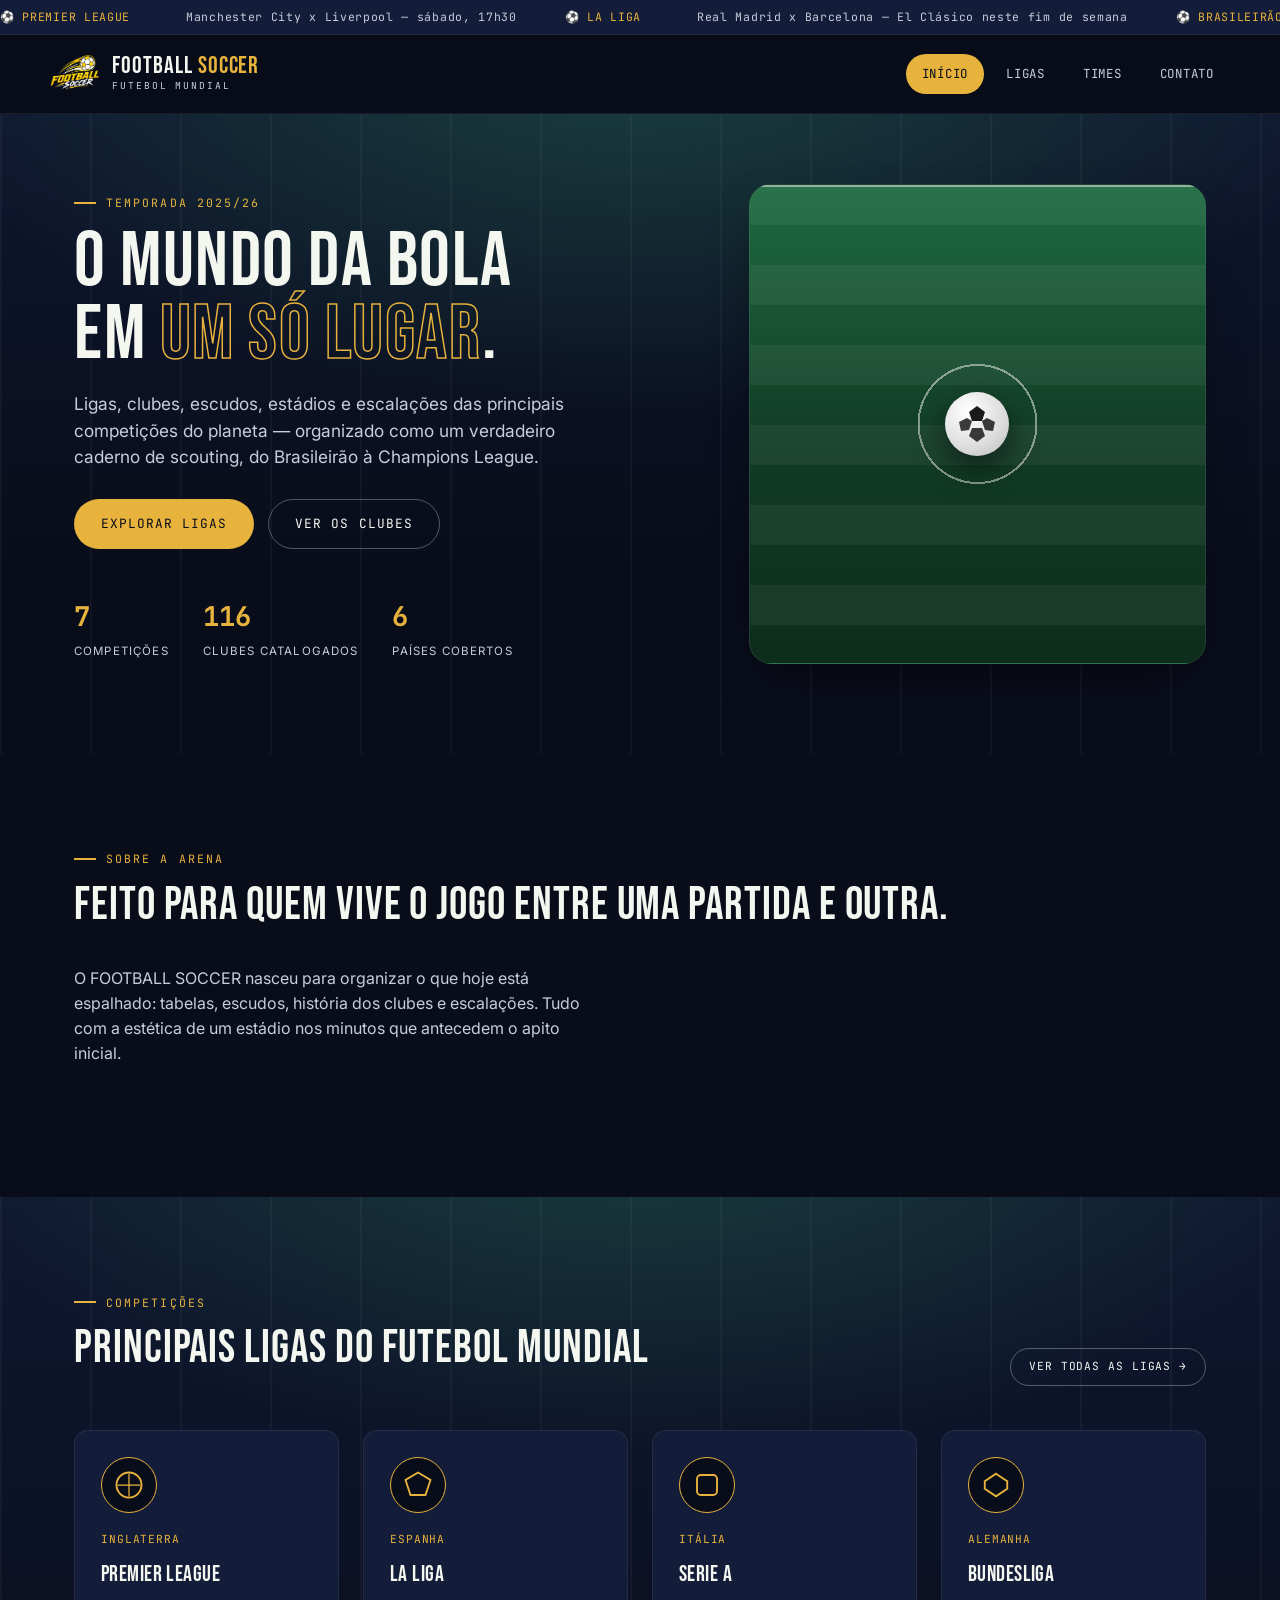
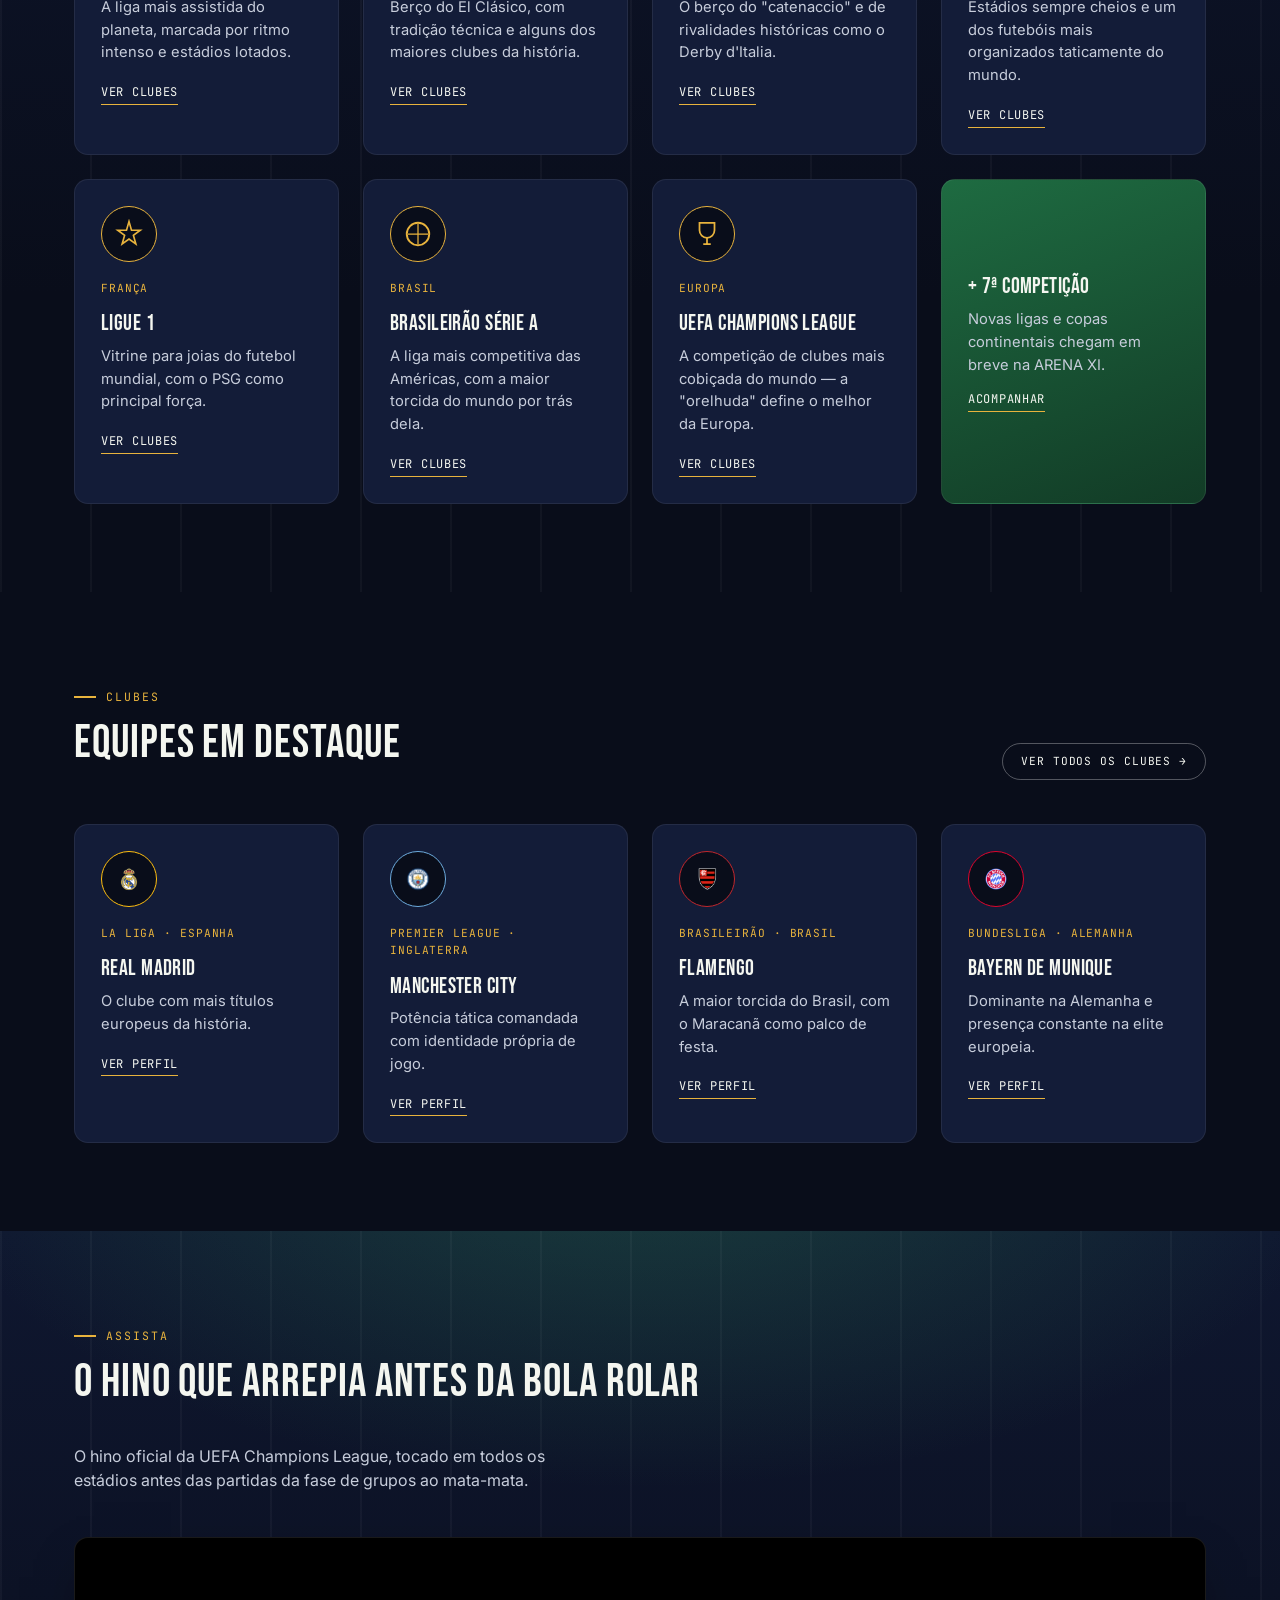
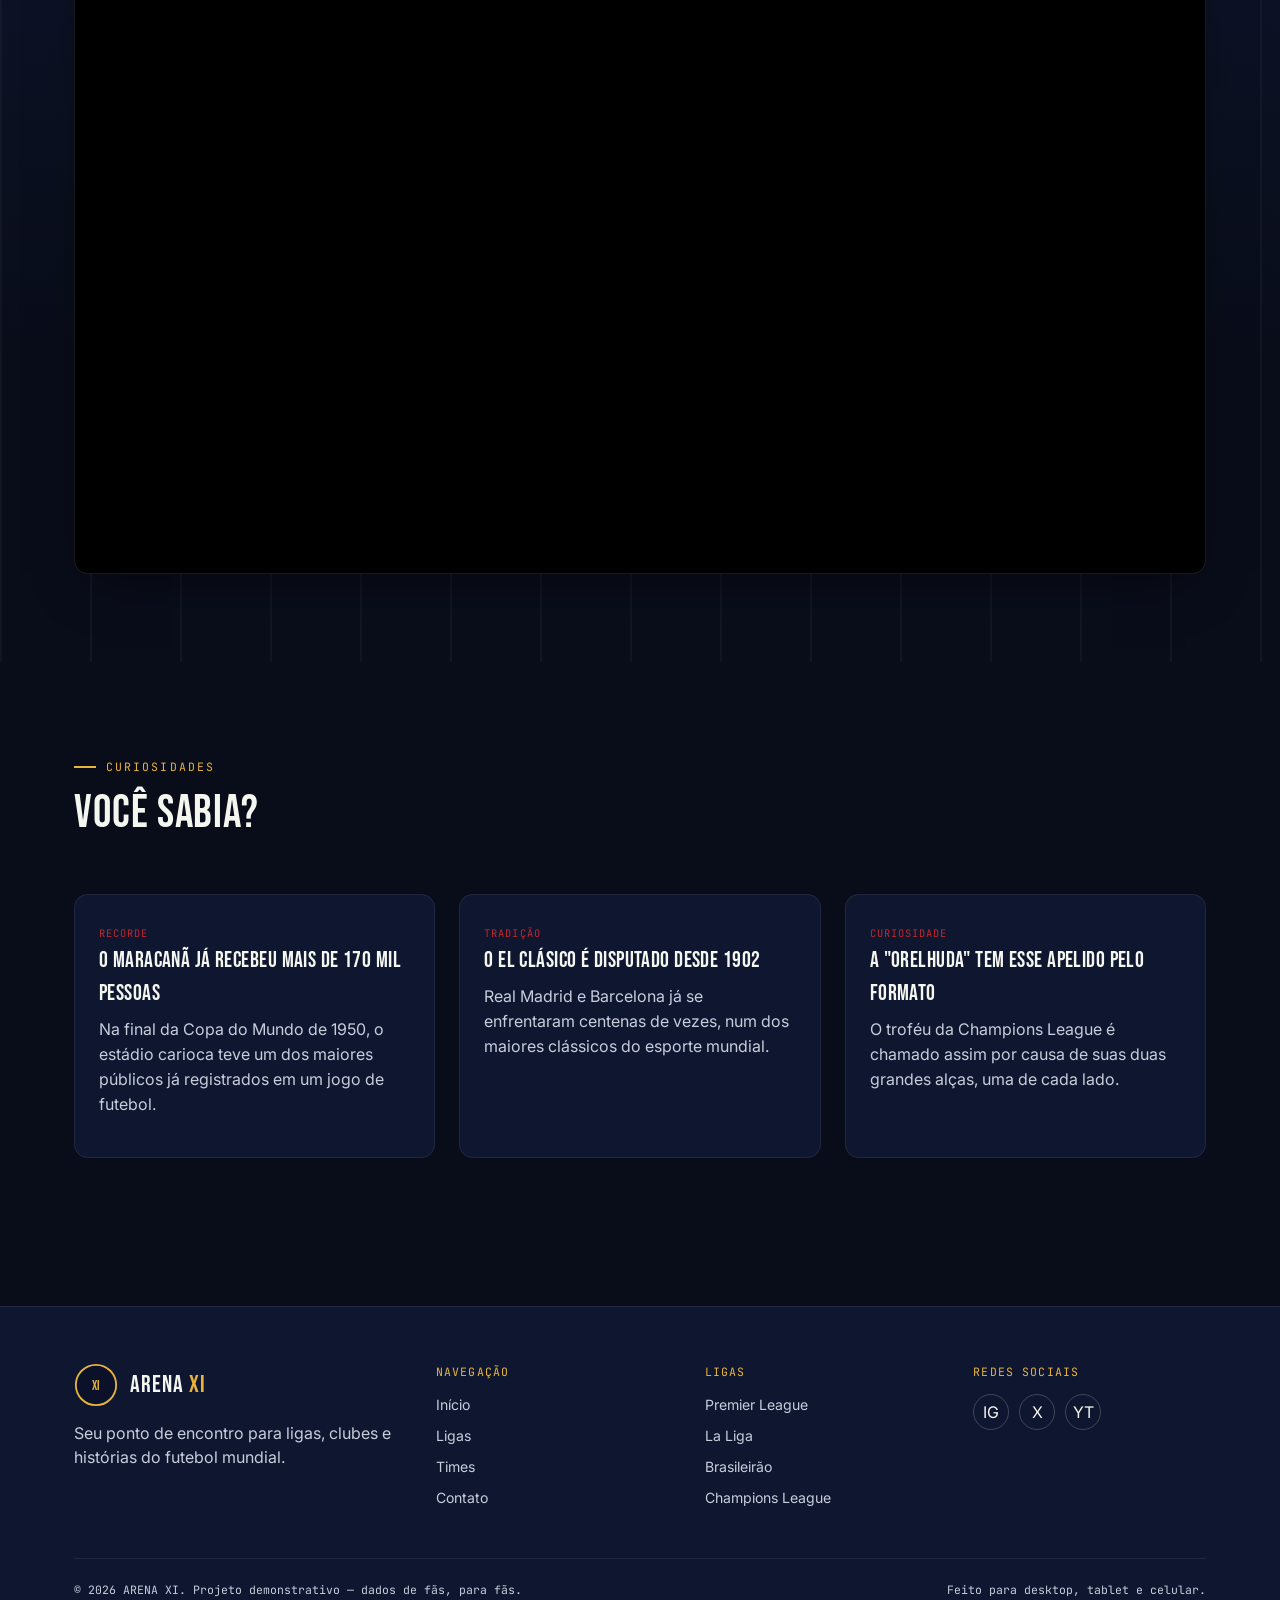
<file: index.html>
<!DOCTYPE html>
<html lang="pt-BR">
<head>
  <link rel="icon" type="image/png" href="img/logos-do-sites.png">
<meta charset="UTF-8">
<meta name="viewport" content="width=device-width, initial-scale=1.0">
<title>FOOTBALL SOCCER — O mapa do futebol mundial</title>
<meta name="description" content="ARENA XI reúne as principais ligas, clubes e histórias do futebol mundial em um só lugar.">
<link rel="preconnect" href="https://fonts.googleapis.com">
<link href="https://fonts.googleapis.com/css2?family=Bebas+Neue&family=Inter:wght@400;500;600;700;800&family=JetBrains+Mono:wght@400;500;700&display=swap" rel="stylesheet">
<link rel="stylesheet" href="css/style.css">
</head>
<body>

<div class="ticker" aria-hidden="true">
  <div class="ticker__track">
    <span>⚽ PREMIER LEAGUE</span>Manchester City x Liverpool — sábado, 17h30
    <span>⚽ LA LIGA</span>Real Madrid x Barcelona — El Clásico neste fim de semana
    <span>⚽ BRASILEIRÃO</span>Flamengo x Palmeiras — decisão na Série A
    <span>⚽ CHAMPIONS LEAGUE</span>Fase de grupos define os classificados
    <span>⚽ SERIE A</span>Juventus x Inter de Milão — Derby d'Italia
    <span>⚽ BUNDESLIGA</span>Bayern de Munique segue líder isolado
    <!-- duplicado para loop contínuo -->
    <span>⚽ PREMIER LEAGUE</span>Manchester City x Liverpool — sábado, 17h30
    <span>⚽ LA LIGA</span>Real Madrid x Barcelona — El Clásico neste fim de semana
    <span>⚽ BRASILEIRÃO</span>Flamengo x Palmeiras — decisão na Série A
    <span>⚽ CHAMPIONS LEAGUE</span>Fase de grupos define os classificados
    <span>⚽ SERIE A</span>Juventus x Inter de Milão — Derby d'Italia
    <span>⚽ BUNDESLIGA</span>Bayern de Munique segue líder isolado
  </div>
</div>

<header class="site">
  <div class="container nav">
    <a href="index.html" class="brand">
      <img src="img/logos-do-sites.png" alt="Logo do site" id="Logo-do-site">
      <span>
        <span class="brand__name">FOOTBALL <em>SOCCER</em></span>
        <span class="brand__tag">Futebol mundial</span>
      </span>
    </a>
    <nav>
      <button class="nav__toggle" aria-label="Abrir menu" aria-expanded="false">☰</button>
      <div class="nav__links">
        <a href="index.html">Início</a>
        <a href="ligas.html">Ligas</a>
        <a href="times.html">Times</a>
        <a href="contato.html">Contato</a>
      </div>
    </nav>
  </div>
</header>

<main>

  <!-- HERO -->
  <section class="hero pitch-bg">
    <div class="container hero__grid">
      <div class="reveal in">
        <span class="eyebrow">Temporada 2025/26</span>
        <h1>O mundo da bola<br>em <span class="stroke">um só lugar</span>.</h1>
        <p class="hero__lede">Ligas, clubes, escudos, estádios e escalações das principais competições do planeta — organizado como um verdadeiro caderno de scouting, do Brasileirão à Champions League.</p>
        <div class="hero__cta">
          <a href="ligas.html" class="btn btn--gold">Explorar ligas</a>
          <a href="times.html" class="btn btn--ghost">Ver os clubes</a>
        </div>
        <div class="hero__stats">
          <div><b>7</b><span>Competições</span></div>
          <div><b>116</b><span>Clubes catalogados</span></div>
          <div><b>6</b><span>Países cobertos</span></div>
        </div>
      </div>
      <div class="pitch-graphic reveal in">
        <div class="ball">
          <svg viewBox="0 0 64 64" width="64" height="64">
            <polygon points="32,14 40,20 37,29 27,29 24,20" fill="#1a1a1a"/>
            <polygon points="14,30 22,26 27,29 24,38 16,39" fill="#1a1a1a" opacity=".85"/>
            <polygon points="50,30 42,26 37,29 40,38 48,39" fill="#1a1a1a" opacity=".85"/>
            <polygon points="32,50 24,44 27,36 37,36 40,44" fill="#1a1a1a" opacity=".85"/>
          </svg>
        </div>
      </div>
    </div>
  </section>

  <!-- APRESENTAÇÃO -->
  <section>
    <div class="container">
      <div class="section-head reveal">
        <div>
          <span class="eyebrow">Sobre a Arena</span>
          <h2>Feito para quem vive o jogo entre uma partida e outra.</h2>
        </div>
        <p>O FOOTBALL SOCCER nasceu para organizar o que hoje está espalhado: tabelas, escudos, história dos clubes e escalações. Tudo com a estética de um estádio nos minutos que antecedem o apito inicial.</p>
      </div>
    </div>
  </section>

  <!-- LIGAS EM DESTAQUE -->
  <section class="pitch-bg">
    <div class="container">
      <div class="section-head reveal">
        <div>
          <span class="eyebrow">Competições</span>
          <h2>Principais ligas do futebol mundial</h2>
        </div>
        <a href="ligas.html" class="btn btn--ghost btn--sm">Ver todas as ligas →</a>
      </div>

      <div class="grid grid--4">

        <a class="card reveal" href="ligas.html#premier-league">
          <div class="card__badge">
            <svg width="30" height="30" viewBox="0 0 24 24"><circle cx="12" cy="12" r="10" fill="none" stroke="#E8B33D" stroke-width="1.5"/><path d="M12 3v18M3 12h18" stroke="#E8B33D" stroke-width="1"/></svg>
          </div>
          <span class="meta">Inglaterra</span>
          <h3>Premier League</h3>
          <p>A liga mais assistida do planeta, marcada por ritmo intenso e estádios lotados.</p>
          <span class="card__link">Ver clubes</span>
        </a>

        <a class="card reveal" href="ligas.html#laliga">
          <div class="card__badge">
            <svg width="30" height="30" viewBox="0 0 24 24"><path d="M12 2 L22 8 L18 20 L6 20 L2 8 Z" fill="none" stroke="#E8B33D" stroke-width="1.5"/></svg>
          </div>
          <span class="meta">Espanha</span>
          <h3>La Liga</h3>
          <p>Berço do El Clásico, com tradição técnica e alguns dos maiores clubes da história.</p>
          <span class="card__link">Ver clubes</span>
        </a>

        <a class="card reveal" href="ligas.html#seriea">
          <div class="card__badge">
            <svg width="30" height="30" viewBox="0 0 24 24"><rect x="4" y="4" width="16" height="16" rx="3" fill="none" stroke="#E8B33D" stroke-width="1.5"/></svg>
          </div>
          <span class="meta">Itália</span>
          <h3>Serie A</h3>
          <p>O berço do "catenaccio" e de rivalidades históricas como o Derby d'Italia.</p>
          <span class="card__link">Ver clubes</span>
        </a>

        <a class="card reveal" href="ligas.html#bundesliga">
          <div class="card__badge">
            <svg width="30" height="30" viewBox="0 0 24 24"><polygon points="12,3 21,9 21,15 12,21 3,15 3,9" fill="none" stroke="#E8B33D" stroke-width="1.5"/></svg>
          </div>
          <span class="meta">Alemanha</span>
          <h3>Bundesliga</h3>
          <p>Estádios sempre cheios e um dos futebóis mais organizados taticamente do mundo.</p>
          <span class="card__link">Ver clubes</span>
        </a>

        <a class="card reveal" href="ligas.html#ligue1">
          <div class="card__badge">
            <svg width="30" height="30" viewBox="0 0 24 24"><path d="M12 2 L14 9 L21 9 L15.5 13 L17.5 20 L12 16 L6.5 20 L8.5 13 L3 9 L10 9 Z" fill="none" stroke="#E8B33D" stroke-width="1.3"/></svg>
          </div>
          <span class="meta">França</span>
          <h3>Ligue 1</h3>
          <p>Vitrine para joias do futebol mundial, com o PSG como principal força.</p>
          <span class="card__link">Ver clubes</span>
        </a>

        <a class="card reveal" href="ligas.html#brasileirao">
          <div class="card__badge">
            <svg width="30" height="30" viewBox="0 0 24 24"><circle cx="12" cy="12" r="9" fill="none" stroke="#E8B33D" stroke-width="1.5"/><path d="M4 12h16M12 4v16" stroke="#E8B33D" stroke-width="1"/></svg>
          </div>
          <span class="meta">Brasil</span>
          <h3>Brasileirão Série A</h3>
          <p>A liga mais competitiva das Américas, com a maior torcida do mundo por trás dela.</p>
          <span class="card__link">Ver clubes</span>
        </a>

        <a class="card reveal" href="ligas.html#champions">
          <div class="card__badge">
            <svg width="30" height="30" viewBox="0 0 24 24"><path d="M6 3h12v6a6 6 0 0 1-12 0V3Z" fill="none" stroke="#E8B33D" stroke-width="1.4"/><path d="M9 20h6M12 15v5" stroke="#E8B33D" stroke-width="1.4"/></svg>
          </div>
          <span class="meta">Europa</span>
          <h3>UEFA Champions League</h3>
          <p>A competição de clubes mais cobiçada do mundo — a "orelhuda" define o melhor da Europa.</p>
          <span class="card__link">Ver clubes</span>
        </a>

        <div class="card reveal" style="display:flex;flex-direction:column;justify-content:center;align-items:flex-start;background:linear-gradient(160deg,var(--pitch-2),var(--pitch));">
          <h3>+ 7ª competição</h3>
          <p>Novas ligas e copas continentais chegam em breve na ARENA XI.</p>
          <a href="ligas.html" class="card__link">Acompanhar</a>
        </div>

      </div>
    </div>
  </section>

  <!-- TIMES EM DESTAQUE -->
  <section>
    <div class="container">
      <div class="section-head reveal">
        <div>
          <span class="eyebrow">Clubes</span>
          <h2>Equipes em destaque</h2>
        </div>
        <a href="times.html" class="btn btn--ghost btn--sm">Ver todos os clubes →</a>
      </div>

      <div class="grid grid--4">
        <a class="card reveal" href="times.html#real-madrid">
          <div class="card__badge" style="border-color:#FEBE10;"><img src="assets/crests/real-madrid.png" alt="Escudo Real Madrid" data-crest-fallback data-crest-color="#FEBE10"></div>
          <span class="meta">La Liga · Espanha</span>
          <h3>Real Madrid</h3>
          <p>O clube com mais títulos europeus da história.</p>
          <span class="card__link">Ver perfil</span>
        </a>
        <a class="card reveal" href="times.html#man-city">
          <div class="card__badge" style="border-color:#6CABDD;"><img src="assets/crests/man-city.png" alt="Escudo Manchester City" data-crest-fallback data-crest-color="#6CABDD"></div>
          <span class="meta">Premier League · Inglaterra</span>
          <h3>Manchester City</h3>
          <p>Potência tática comandada com identidade própria de jogo.</p>
          <span class="card__link">Ver perfil</span>
        </a>
        <a class="card reveal" href="times.html#flamengo">
          <div class="card__badge" style="border-color:#C1272D;"><img src="assets/crests/flamengo.png" alt="Escudo Flamengo" data-crest-fallback data-crest-color="#C1272D"></div>
          <span class="meta">Brasileirão · Brasil</span>
          <h3>Flamengo</h3>
          <p>A maior torcida do Brasil, com o Maracanã como palco de festa.</p>
          <span class="card__link">Ver perfil</span>
        </a>
        <a class="card reveal" href="times.html#bayern">
          <div class="card__badge" style="border-color:#DC052D;"><img src="assets/crests/bayern.png" alt="Escudo Bayern de Munique" data-crest-fallback data-crest-color="#DC052D"></div>
          <span class="meta">Bundesliga · Alemanha</span>
          <h3>Bayern de Munique</h3>
          <p>Dominante na Alemanha e presença constante na elite europeia.</p>
          <span class="card__link">Ver perfil</span>
        </a>
      </div>
    </div>
  </section>

  <!-- VÍDEO -->
  <section class="pitch-bg">
    <div class="container">
      <div class="section-head reveal">
        <div>
          <span class="eyebrow">Assista</span>
          <h2>O hino que arrepia antes da bola rolar</h2>
        </div>
        <p>O hino oficial da UEFA Champions League, tocado em todos os estádios antes das partidas da fase de grupos ao mata-mata.</p>
      </div>
      <div class="video-wrap reveal">
        <iframe src="https://www.youtube.com/embed/ig8rUCd3gPQ" title="Hino oficial da UEFA Champions League" loading="lazy" allow="accelerometer; autoplay; clipboard-write; encrypted-media; gyroscope; picture-in-picture" allowfullscreen></iframe>
      </div>
    </div>
  </section>

  <!-- NOTÍCIAS / CURIOSIDADES -->
  <section>
    <div class="container">
      <div class="section-head reveal">
        <div>
          <span class="eyebrow">Curiosidades</span>
          <h2>Você sabia?</h2>
        </div>
      </div>
      <div class="grid grid--3">
        <div class="news-card reveal">
          <span class="tag">Recorde</span>
          <h3>O Maracanã já recebeu mais de 170 mil pessoas</h3>
          <p>Na final da Copa do Mundo de 1950, o estádio carioca teve um dos maiores públicos já registrados em um jogo de futebol.</p>
        </div>
        <div class="news-card reveal">
          <span class="tag">Tradição</span>
          <h3>O El Clásico é disputado desde 1902</h3>
          <p>Real Madrid e Barcelona já se enfrentaram centenas de vezes, num dos maiores clássicos do esporte mundial.</p>
        </div>
        <div class="news-card reveal">
          <span class="tag">Curiosidade</span>
          <h3>A "orelhuda" tem esse apelido pelo formato</h3>
          <p>O troféu da Champions League é chamado assim por causa de suas duas grandes alças, uma de cada lado.</p>
        </div>
      </div>
    </div>
  </section>

</main>

<footer class="site">
  <div class="container">
    <div class="footer__grid">
      <div>
        <div class="brand" style="margin-bottom:14px;">
          <svg class="brand__mark" viewBox="0 0 48 48" fill="none">
            <circle cx="24" cy="24" r="22" fill="#0A1128" stroke="#E8B33D" stroke-width="2"/>
            <text x="24" y="29" text-anchor="middle" font-family="Bebas Neue, sans-serif" font-size="14" fill="#E8B33D">XI</text>
          </svg>
          <span class="brand__name">ARENA <em>XI</em></span>
        </div>
        <p>Seu ponto de encontro para ligas, clubes e histórias do futebol mundial.</p>
      </div>
      <div>
        <h4>Navegação</h4>
        <ul>
          <li><a href="index.html">Início</a></li>
          <li><a href="ligas.html">Ligas</a></li>
          <li><a href="times.html">Times</a></li>
          <li><a href="contato.html">Contato</a></li>
        </ul>
      </div>
      <div>
        <h4>Ligas</h4>
        <ul>
          <li><a href="ligas.html#premier-league">Premier League</a></li>
          <li><a href="ligas.html#laliga">La Liga</a></li>
          <li><a href="ligas.html#brasileirao">Brasileirão</a></li>
          <li><a href="ligas.html#champions">Champions League</a></li>
        </ul>
      </div>
      <div>
        <h4>Redes sociais</h4>
        <div class="social">
          <a href="contato.html" aria-label="Instagram">IG</a>
          <a href="contato.html" aria-label="X / Twitter">X</a>
          <a href="contato.html" aria-label="YouTube">YT</a>
        </div>
      </div>
    </div>
    <div class="footer__bottom">
      <span>© 2026 ARENA XI. Projeto demonstrativo — dados de fãs, para fãs.</span>
      <span>Feito para desktop, tablet e celular.</span>
    </div>
  </div>
</footer>

<script src="js/crest-fallback.js"></script>
<script src="js/main.js"></script>
</body>
</html>
</file>
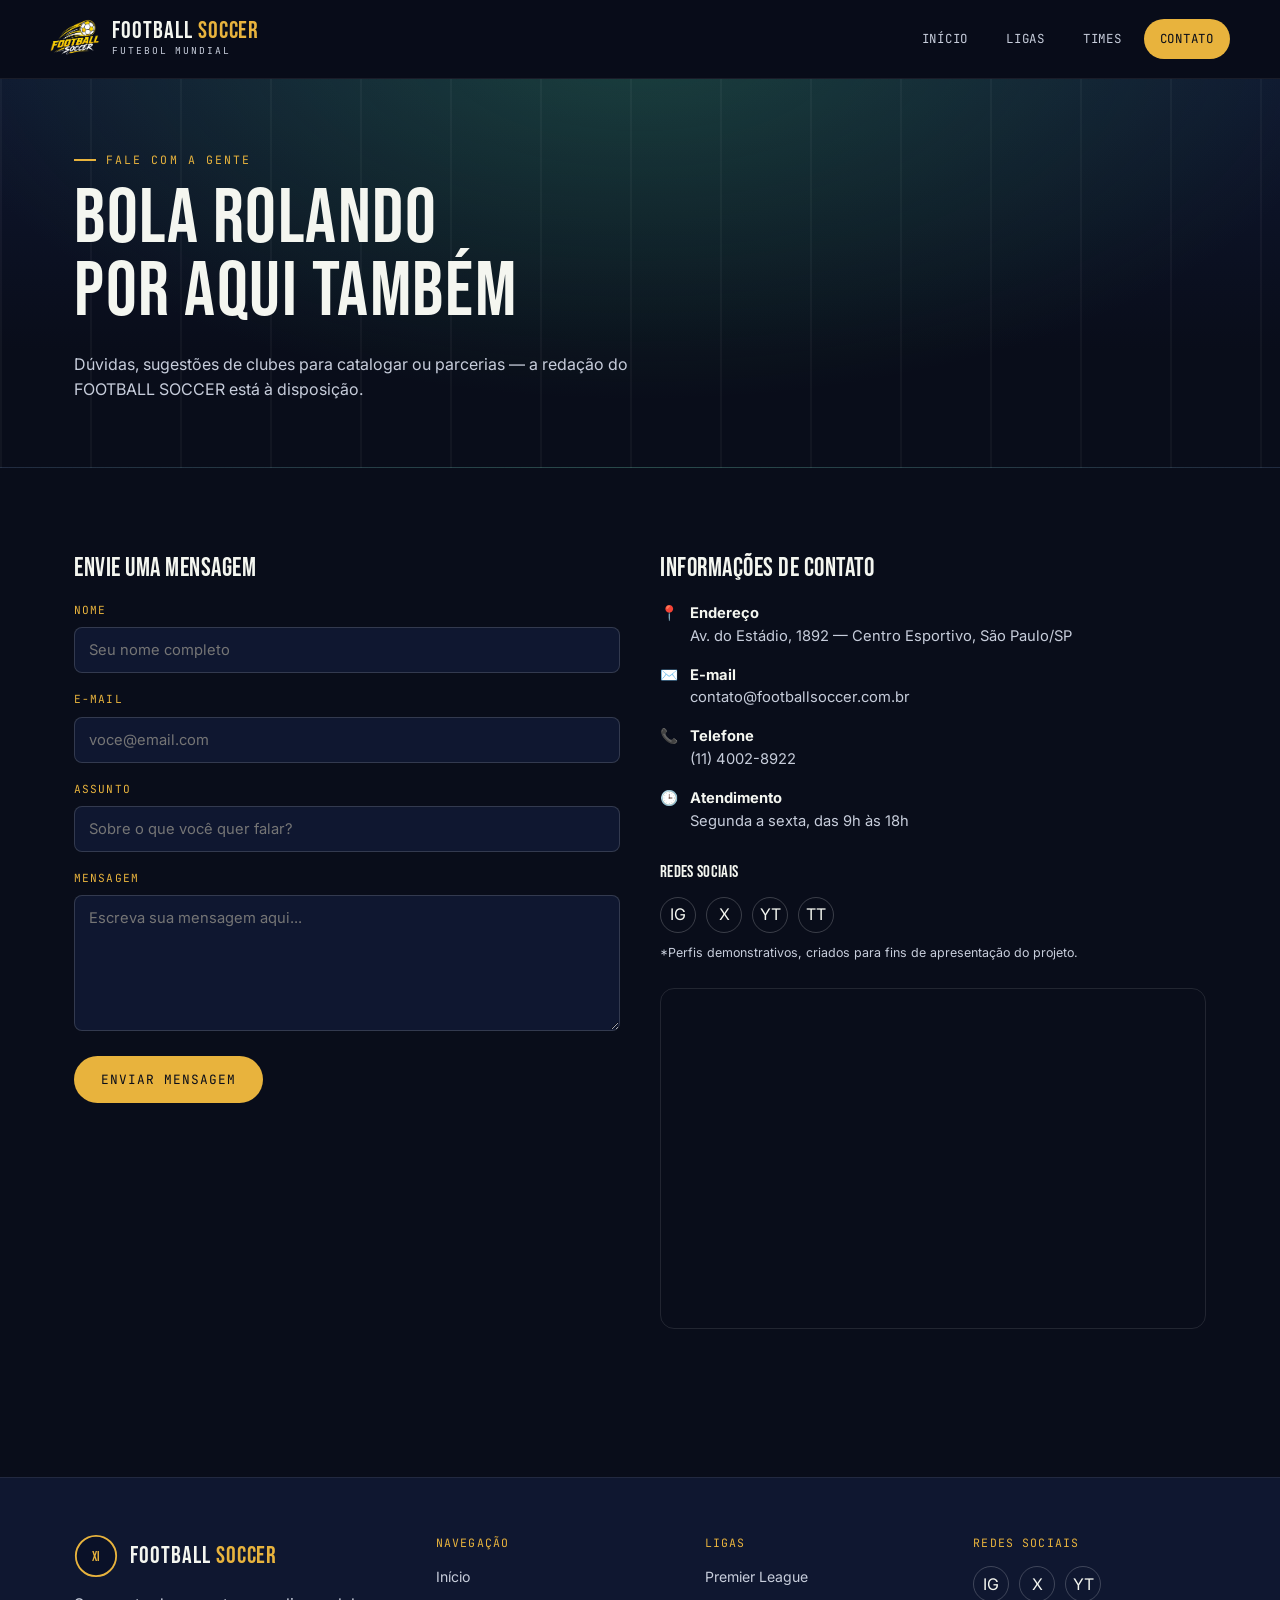
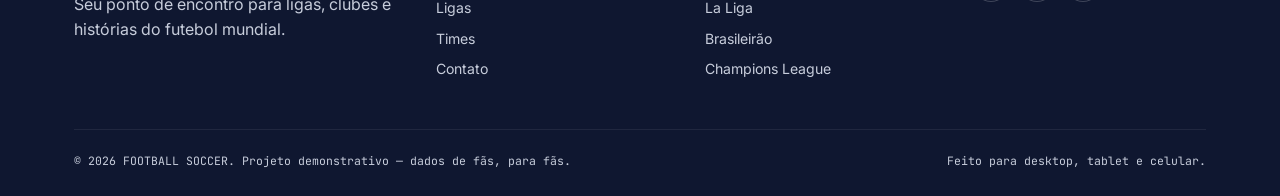
<file: contato.html>
<!DOCTYPE html>
<html lang="pt-BR">
<head>
    <link rel="icon" type="image/png" href="img/logos-do-sites.png">
<meta charset="UTF-8">
<meta name="viewport" content="width=device-width, initial-scale=1.0">
<title>Contato — FOOTBALL SOCCER</title>
<meta name="description" content="Fale com a equipe do football soccer: envie sua mensagem, veja nossa localização e siga nossas redes sociais.">
<link rel="preconnect" href="https://fonts.googleapis.com">
<link href="https://fonts.googleapis.com/css2?family=Bebas+Neue&family=Inter:wght@400;500;600;700;800&family=JetBrains+Mono:wght@400;500;700&display=swap" rel="stylesheet">
<link rel="stylesheet" href="css/style.css">
</head>
<body>

<header class="site">
  <div class="container nav">
    <a href="index.html" class="brand">
      <img src="img/logos-do-sites.png" alt="Logo do site" id="Logo-do-site">
      <span>
        <span class="brand__name">FOOTBALL <em>SOCCER</em></span>
        <span class="brand__tag">Futebol mundial</span>
      </span>
    </a>
    <nav>
      <button class="nav__toggle" aria-label="Abrir menu" aria-expanded="false">☰</button>
      <div class="nav__links">
        <a href="index.html">Início</a>
        <a href="ligas.html">Ligas</a>
        <a href="times.html">Times</a>
        <a href="contato.html">Contato</a>
      </div>
    </nav>
  </div>
</header>

<main>
  <section class="page-hero pitch-bg">
    <div class="container">
      <span class="eyebrow">Fale com a gente</span>
      <h1>Bola rolando<br>por aqui também</h1>
      <p>Dúvidas, sugestões de clubes para catalogar ou parcerias — a redação do FOOTBALL SOCCER está à disposição.</p>
    </div>
  </section>

  <section>
    <div class="container contact-grid">

      <div class="reveal">
        <h2 style="font-size:1.6rem;margin-bottom:20px;">Envie uma mensagem</h2>
        <form id="contact-form" novalidate>
          <div class="form-field">
            <label for="nome">Nome</label>
            <input type="text" id="nome" name="nome" placeholder="Seu nome completo" required>
          </div>
          <div class="form-field">
            <label for="email">E-mail</label>
            <input type="email" id="email" name="email" placeholder="voce@email.com" required>
          </div>
          <div class="form-field">
            <label for="assunto">Assunto</label>
            <input type="text" id="assunto" name="assunto" placeholder="Sobre o que você quer falar?" required>
          </div>
          <div class="form-field">
            <label for="mensagem">Mensagem</label>
            <textarea id="mensagem" name="mensagem" rows="6" placeholder="Escreva sua mensagem aqui..." required></textarea>
          </div>
          <button type="submit" class="btn btn--gold">Enviar mensagem</button>
          <p class="form-msg" id="form-msg"></p>
        </form>
      </div>

      <div class="reveal">
        <h2 style="font-size:1.6rem;margin-bottom:20px;">Informações de contato</h2>
        <ul class="contact-info">
          <li>📍 <span><b>Endereço</b>Av. do Estádio, 1892 — Centro Esportivo, São Paulo/SP</span></li>
          <li>✉️ <span><b>E-mail</b>contato@footballsoccer.com.br</span></li>
          <li>📞 <span><b>Telefone</b>(11) 4002-8922</span></li>
          <li>🕒 <span><b>Atendimento</b>Segunda a sexta, das 9h às 18h</span></li>
        </ul>

        <h3 style="font-size:1.05rem;margin-top:26px;">Redes sociais</h3>
        <div class="social" style="margin-top:12px;">
          <a href="https://instagram.com" target="_blank" rel="noopener" aria-label="Instagram">IG</a>
          <a href="https://x.com" target="_blank" rel="noopener" aria-label="X / Twitter">X</a>
          <a href="https://youtube.com" target="_blank" rel="noopener" aria-label="YouTube">YT</a>
          <a href="https://tiktok.com" target="_blank" rel="noopener" aria-label="TikTok">TT</a>
        </div>
        <p style="font-size:.78rem;margin-top:10px;color:var(--chalk-dim);">*Perfis demonstrativos, criados para fins de apresentação do projeto.</p>

        <div class="map-frame">
          <iframe
            src="https://www.google.com/maps?q=Avenida%20Paulista,%20S%C3%A3o%20Paulo&output=embed"
            title="Mapa de localização do FOOTBALL SOCCER"
            loading="lazy"
            referrerpolicy="no-referrer-when-downgrade">
          </iframe>
        </div>
      </div>

    </div>
  </section>
</main>

<footer class="site">
  <div class="container">
    <div class="footer__grid">
      <div>
        <div class="brand" style="margin-bottom:14px;">
          <svg class="brand__mark" viewBox="0 0 48 48" fill="none">
            <circle cx="24" cy="24" r="22" fill="#0A1128" stroke="#E8B33D" stroke-width="2"/>
            <text x="24" y="29" text-anchor="middle" font-family="Bebas Neue, sans-serif" font-size="14" fill="#E8B33D">XI</text>
          </svg>
          <span class="brand__name">FOOTBALL <em>SOCCER  </em></span>
        </div>
        <p>Seu ponto de encontro para ligas, clubes e histórias do futebol mundial.</p>
      </div>
      <div>
        <h4>Navegação</h4>
        <ul>
          <li><a href="index.html">Início</a></li>
          <li><a href="ligas.html">Ligas</a></li>
          <li><a href="times.html">Times</a></li>
          <li><a href="contato.html">Contato</a></li>
        </ul>
      </div>
      <div>
        <h4>Ligas</h4>
        <ul>
          <li><a href="ligas.html#premier-league">Premier League</a></li>
          <li><a href="ligas.html#laliga">La Liga</a></li>
          <li><a href="ligas.html#brasileirao">Brasileirão</a></li>
          <li><a href="ligas.html#champions">Champions League</a></li>
        </ul>
      </div>
      <div>
        <h4>Redes sociais</h4>
        <div class="social">
          <a href="contato.html" aria-label="Instagram">IG</a>
          <a href="contato.html" aria-label="X / Twitter">X</a>
          <a href="contato.html" aria-label="YouTube">YT</a>
        </div>
      </div>
    </div>
    <div class="footer__bottom">
      <span>© 2026 FOOTBALL SOCCER. Projeto demonstrativo — dados de fãs, para fãs.</span>
      <span>Feito para desktop, tablet e celular.</span>
    </div>
  </div>
</footer>

<script src="js/main.js"></script>
</body>
</html>
</file>
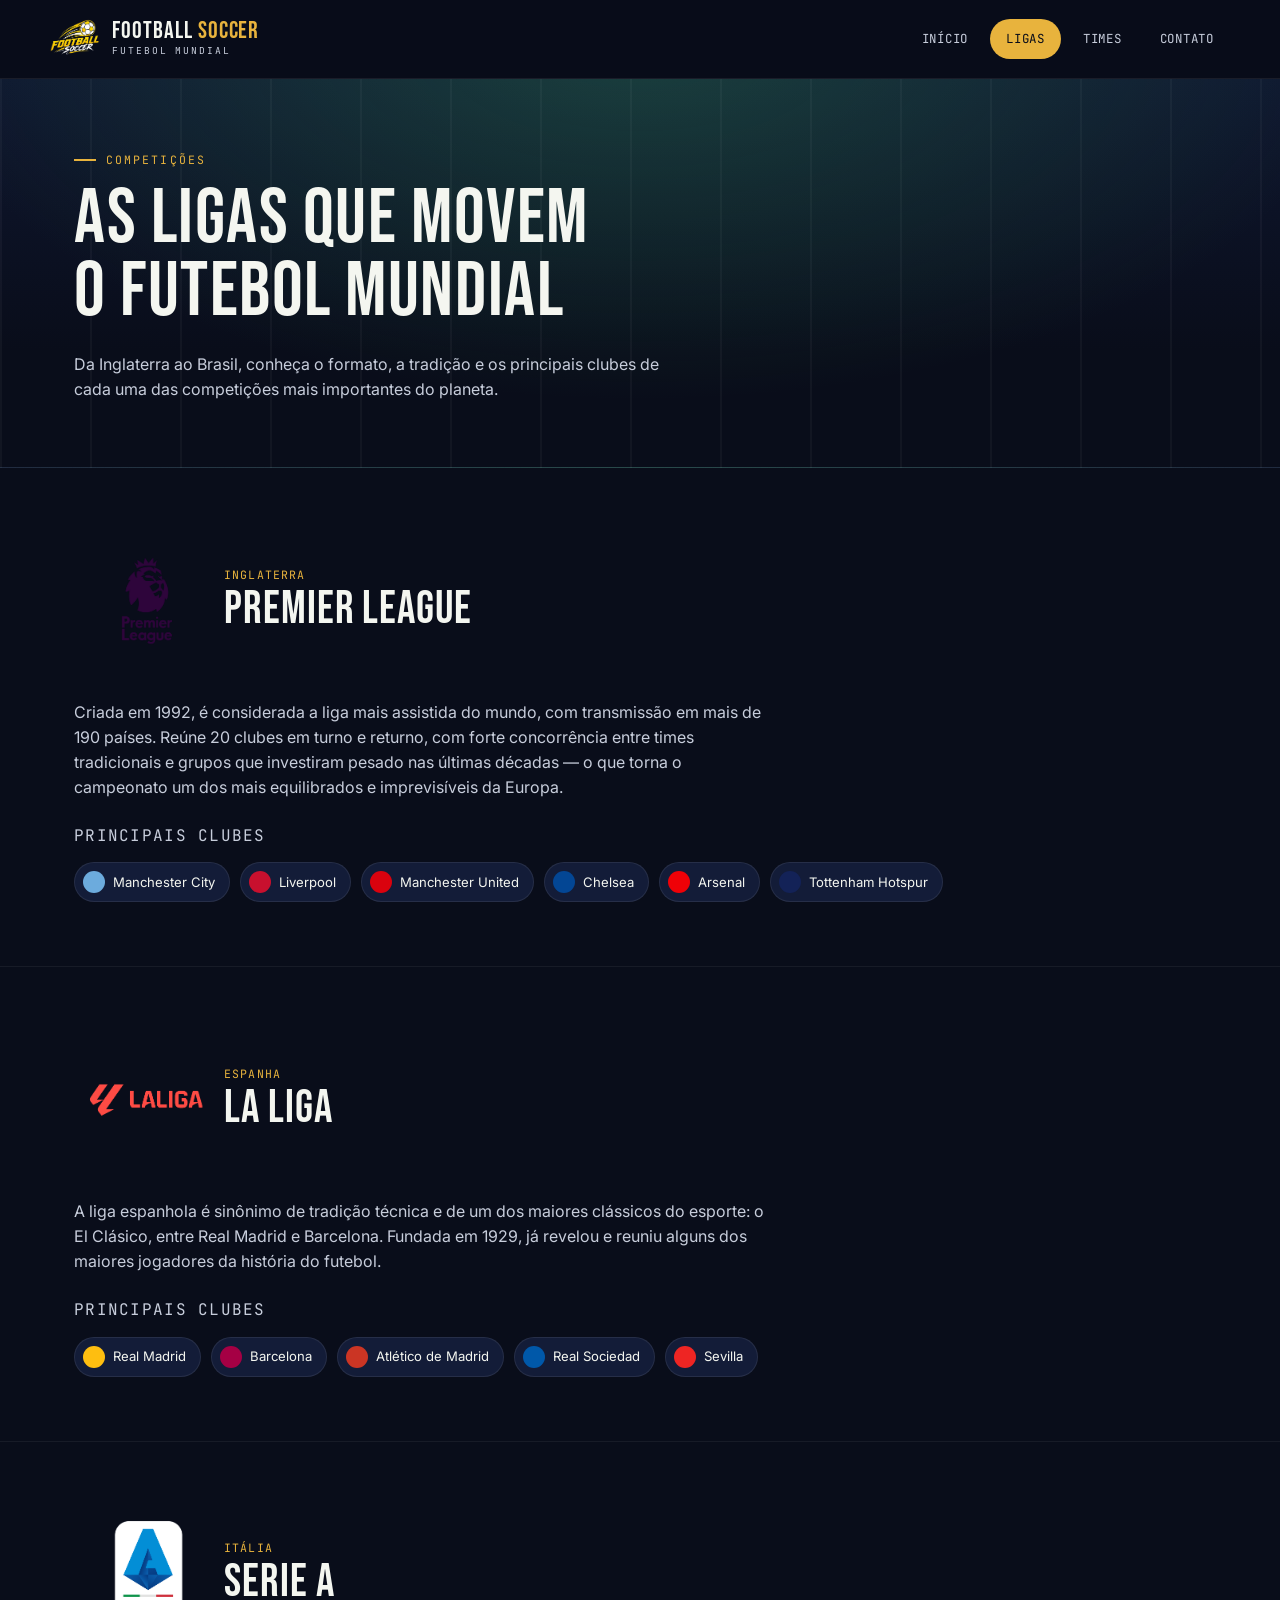
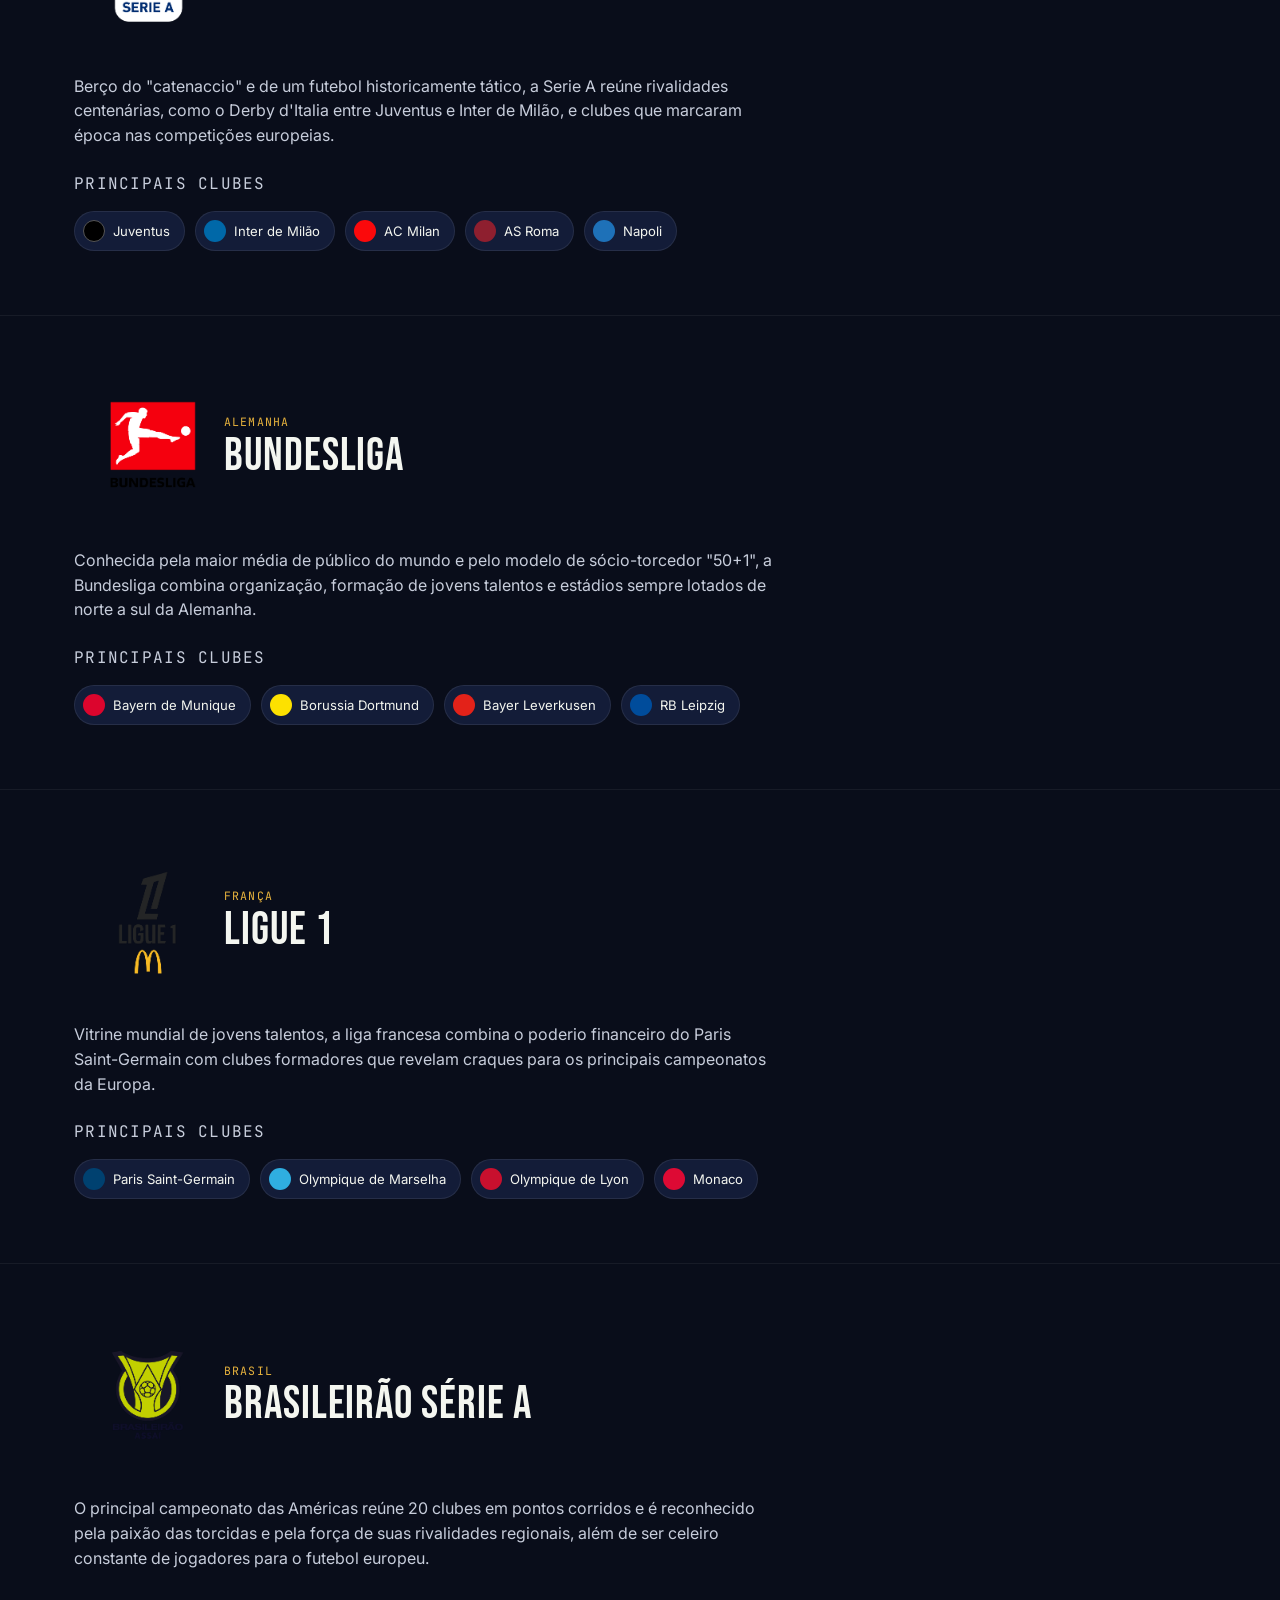
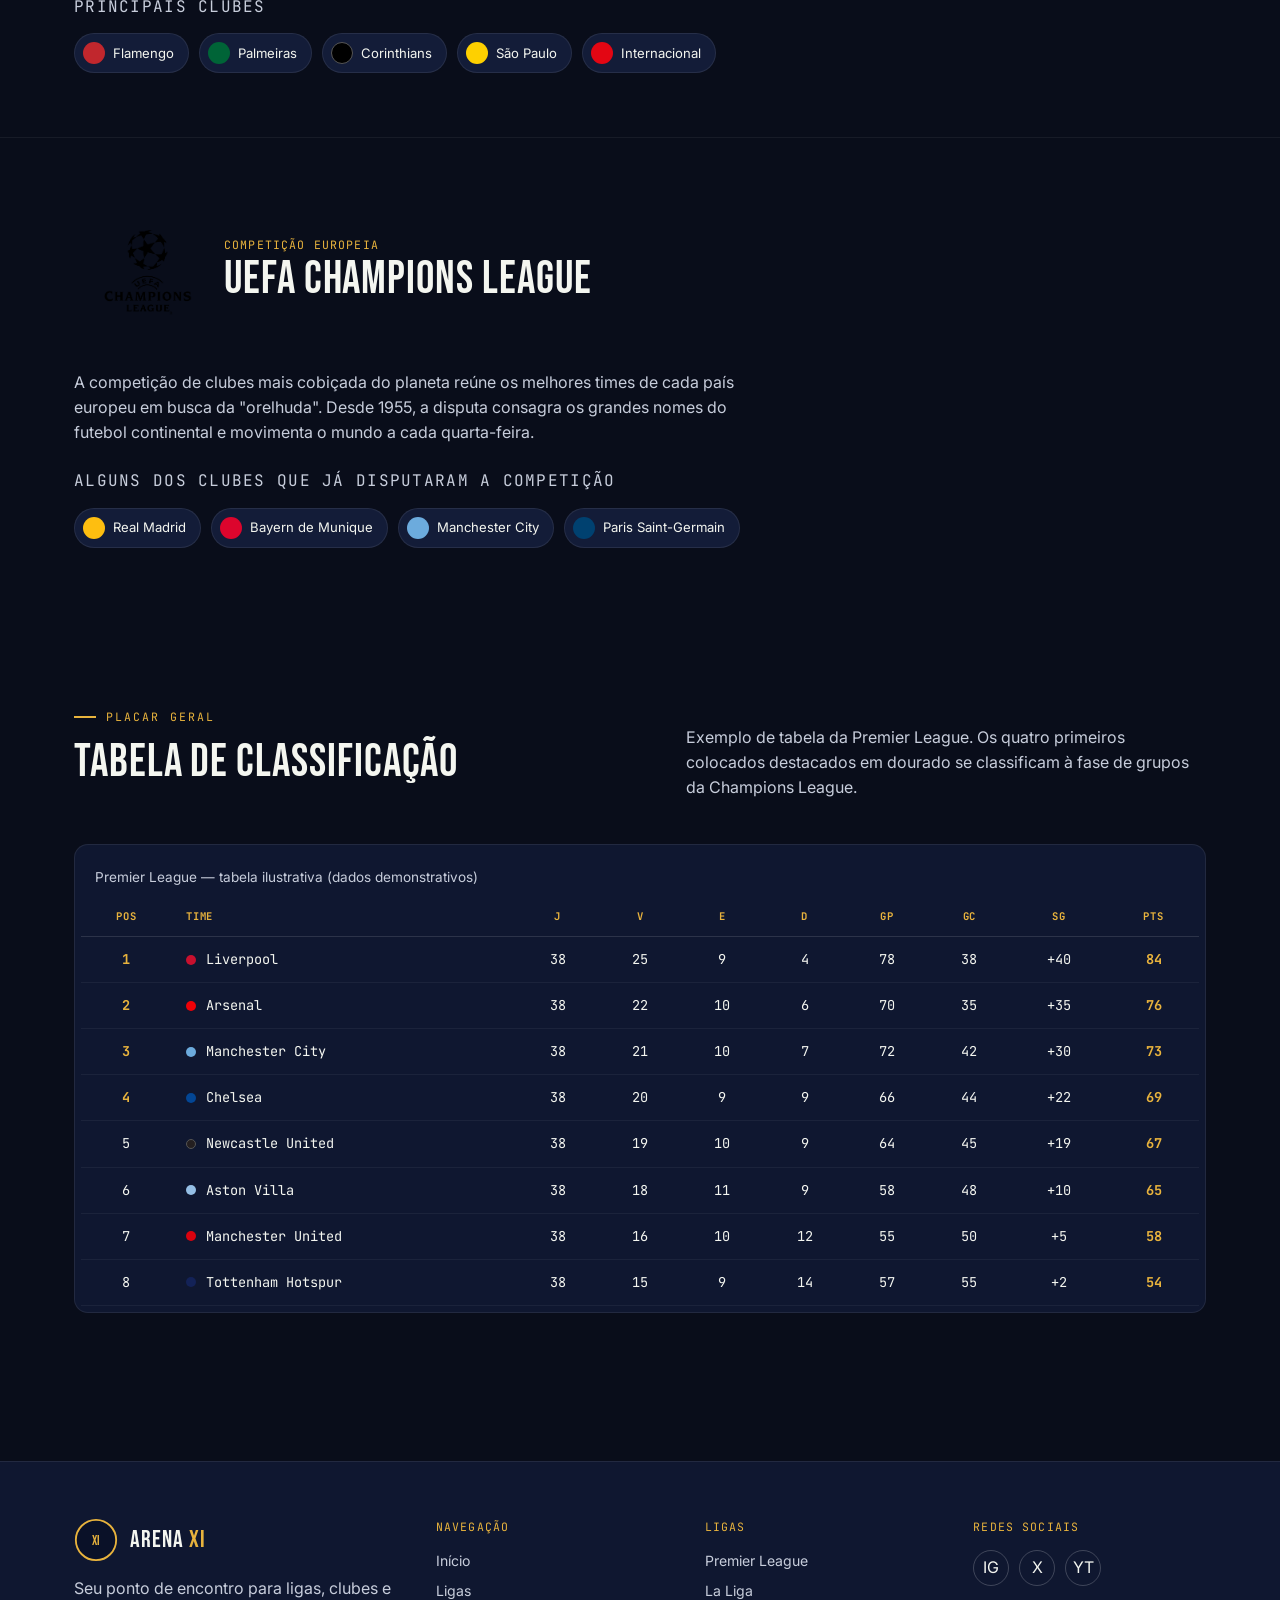
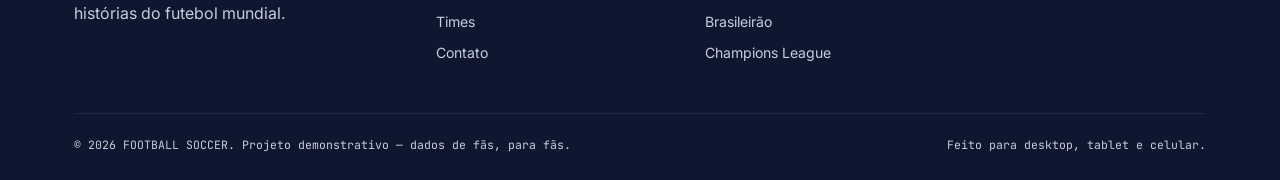
<file: ligas.html>
<!DOCTYPE html>
<html lang="pt-BR">
<head>
    <link rel="icon" type="image/png" href="img/logos-do-sites.png">
<meta charset="UTF-8">
<meta name="viewport" content="width=device-width, initial-scale=1.0">
<title>Ligas —  FOOTBALL SOCCER</title>
<meta name="description" content="Conheça as principais ligas de futebol do mundo: Premier League, La Liga, Serie A, Bundesliga, Ligue 1, Brasileirão e Champions League.">
<link rel="preconnect" href="https://fonts.googleapis.com">
<link href="https://fonts.googleapis.com/css2?family=Bebas+Neue&family=Inter:wght@400;500;600;700;800&family=JetBrains+Mono:wght@400;500;700&display=swap" rel="stylesheet">
<link rel="stylesheet" href="css/style.css">
</head>
<body>

<header class="site">
  <div class="container nav">
    <a href="index.html" class="brand">
      <img src="img/logos-do-sites.png" alt="Logo do site" id="Logo-do-site">
    </img>
      <span>
        <span class="brand__name">FOOTBALL <em>SOCCER</em></span>
        <span class="brand__tag">Futebol mundial</span>
      </span>
    </a>
    <nav>
      <button class="nav__toggle" aria-label="Abrir menu" aria-expanded="false">☰</button>
      <div class="nav__links">
        <a href="index.html">Início</a>
        <a href="ligas.html">Ligas</a>
        <a href="times.html">Times</a>
        <a href="contato.html">Contato</a>
      </div>
    </nav>
  </div>
</header>

<main>

  <section class="page-hero pitch-bg">
    <div class="container">
      <span class="eyebrow">Competições</span>
      <h1>As ligas que movem<br>o futebol mundial</h1>
      <p>Da Inglaterra ao Brasil, conheça o formato, a tradição e os principais clubes de cada uma das competições mais importantes do planeta.</p>
    </div>
  </section>

  <!-- PREMIER LEAGUE -->
  <section id="premier-league" class="league-block">
    <div class="container">
      <div class="league-head reveal">
        <img src="img/inglaterra.png" alt="Logo da Premier League" class="crest-sm">
        <div>
          <span class="country">Inglaterra</span>
          <h2>Premier League</h2>
        </div>
      </div>
      <p style="max-width:70ch;">Criada em 1992, é considerada a liga mais assistida do mundo, com transmissão em mais de 190 países. Reúne 20 clubes em turno e returno, com forte concorrência entre times tradicionais e grupos que investiram pesado nas últimas décadas — o que torna o campeonato um dos mais equilibrados e imprevisíveis da Europa.</p>
      <h3 style="font-size:1rem;font-family:var(--mono);text-transform:uppercase;letter-spacing:.08em;color:var(--chalk-dim);margin-top:24px;">Principais clubes</h3>
      <div style="margin-top:10px;">
        <a class="club-chip" href="times.html#man-city"><span class="dot" style="background:#6CABDD;"></span>Manchester City</a>
        <a class="club-chip" href="times.html#liverpool"><span class="dot" style="background:#C8102E;"></span>Liverpool</a>
        <span class="club-chip"><span class="dot" style="background:#DA020E;"></span>Manchester United</span>
        <span class="club-chip"><span class="dot" style="background:#034694;"></span>Chelsea</span>
        <span class="club-chip"><span class="dot" style="background:#EF0107;"></span>Arsenal</span>
        <span class="club-chip"><span class="dot" style="background:#132257;"></span>Tottenham Hotspur</span>
      </div>
    </div>
  </section>

  <!-- LA LIGA -->
  <section id="laliga" class="league-block">
    <div class="container">
      <div class="league-head reveal">
        <img src="img/espana.png" alt="Logo da La Liga" class="crest-sm">
        <div>
          <span class="country">Espanha</span>
          <h2>La Liga</h2>
        </div>
      </div>
      <p style="max-width:70ch;">A liga espanhola é sinônimo de tradição técnica e de um dos maiores clássicos do esporte: o El Clásico, entre Real Madrid e Barcelona. Fundada em 1929, já revelou e reuniu alguns dos maiores jogadores da história do futebol.</p>
      <h3 style="font-size:1rem;font-family:var(--mono);text-transform:uppercase;letter-spacing:.08em;color:var(--chalk-dim);margin-top:24px;">Principais clubes</h3>
      <div style="margin-top:10px;">
        <a class="club-chip" href="times.html#real-madrid"><span class="dot" style="background:#FEBE10;"></span>Real Madrid</a>
        <a class="club-chip" href="times.html#barcelona"><span class="dot" style="background:#A50044;"></span>Barcelona</a>
        <span class="club-chip"><span class="dot" style="background:#CB3524;"></span>Atlético de Madrid</span>
        <span class="club-chip"><span class="dot" style="background:#0058A9;"></span>Real Sociedad</span>
        <span class="club-chip"><span class="dot" style="background:#EE2523;"></span>Sevilla</span>
      </div>
    </div>
  </section>

  <!-- SERIE A -->
  <section id="seriea" class="league-block">
    <div class="container">
      <div class="league-head reveal">
        <img src="img/italia.png" alt="Logo da Serie A" class="crest-sm">
        <div>
          <span class="country">Itália</span>
          <h2>Serie A</h2>
        </div>
      </div>
      <p style="max-width:70ch;">Berço do "catenaccio" e de um futebol historicamente tático, a Serie A reúne rivalidades centenárias, como o Derby d'Italia entre Juventus e Inter de Milão, e clubes que marcaram época nas competições europeias.</p>
      <h3 style="font-size:1rem;font-family:var(--mono);text-transform:uppercase;letter-spacing:.08em;color:var(--chalk-dim);margin-top:24px;">Principais clubes</h3>
      <div style="margin-top:10px;">
        <a class="club-chip" href="times.html#juventus"><span class="dot" style="background:#000000;border:1px solid #555;"></span>Juventus</a>
        <a class="club-chip" href="times.html#inter"><span class="dot" style="background:#0068A8;"></span>Inter de Milão</a>
        <span class="club-chip"><span class="dot" style="background:#FB090B;"></span>AC Milan</span>
        <span class="club-chip"><span class="dot" style="background:#8E1F2F;"></span>AS Roma</span>
        <span class="club-chip"><span class="dot" style="background:#1E71B8;"></span>Napoli</span>
      </div>
    </div>
  </section>

  <!-- BUNDESLIGA -->
  <section id="bundesliga" class="league-block">
    <div class="container">
      <div class="league-head reveal">
   <img src="img/alemania.png" alt="Logo da Bundesliga" class="crest-sm">
        <div>
          <span class="country">Alemanha</span>
          <h2>Bundesliga</h2>
        </div>
      </div>
      <p style="max-width:70ch;">Conhecida pela maior média de público do mundo e pelo modelo de sócio-torcedor "50+1", a Bundesliga combina organização, formação de jovens talentos e estádios sempre lotados de norte a sul da Alemanha.</p>
      <h3 style="font-size:1rem;font-family:var(--mono);text-transform:uppercase;letter-spacing:.08em;color:var(--chalk-dim);margin-top:24px;">Principais clubes</h3>
      <div style="margin-top:10px;">
        <a class="club-chip" href="times.html#bayern"><span class="dot" style="background:#DC052D;"></span>Bayern de Munique</a>
        <a class="club-chip" href="times.html#dortmund"><span class="dot" style="background:#FDE100;"></span>Borussia Dortmund</a>
        <span class="club-chip"><span class="dot" style="background:#E32219;"></span>Bayer Leverkusen</span>
        <span class="club-chip"><span class="dot" style="background:#004C9B;"></span>RB Leipzig</span>
      </div>
    </div>
  </section>

  <!-- LIGUE 1 -->
  <section id="ligue1" class="league-block">
    <div class="container">
      <div class="league-head reveal">
  <img src="img/francia.png" alt="Logo da Ligue 1" class="crest-sm">
        <div>
          <span class="country">França</span>
          <h2>Ligue 1</h2>
        </div>
      </div>
      <p style="max-width:70ch;">Vitrine mundial de jovens talentos, a liga francesa combina o poderio financeiro do Paris Saint-Germain com clubes formadores que revelam craques para os principais campeonatos da Europa.</p>
      <h3 style="font-size:1rem;font-family:var(--mono);text-transform:uppercase;letter-spacing:.08em;color:var(--chalk-dim);margin-top:24px;">Principais clubes</h3>
      <div style="margin-top:10px;">
        <a class="club-chip" href="times.html#psg"><span class="dot" style="background:#004170;"></span>Paris Saint-Germain</a>
        <a class="club-chip" href="times.html#marselha"><span class="dot" style="background:#2FAEE0;"></span>Olympique de Marselha</a>
        <span class="club-chip"><span class="dot" style="background:#C8102E;"></span>Olympique de Lyon</span>
        <span class="club-chip"><span class="dot" style="background:#DD0A34;"></span>Monaco</span>
      </div>
    </div>
  </section>

  <!-- BRASILEIRÃO -->
  <section id="brasileirao" class="league-block">
    <div class="container">
      <div class="league-head reveal">
        <img src="img/brasil.png" alt="Logo do Brasileirão" class="crest-sm">
        <div>
          <span class="country">Brasil</span>
          <h2>Brasileirão Série A</h2>
        </div>
      </div>
      <p style="max-width:70ch;">O principal campeonato das Américas reúne 20 clubes em pontos corridos e é reconhecido pela paixão das torcidas e pela força de suas rivalidades regionais, além de ser celeiro constante de jogadores para o futebol europeu.</p>
      <h3 style="font-size:1rem;font-family:var(--mono);text-transform:uppercase;letter-spacing:.08em;color:var(--chalk-dim);margin-top:24px;">Principais clubes</h3>
      <div style="margin-top:10px;">
        <a class="club-chip" href="times.html#flamengo"><span class="dot" style="background:#C1272D;"></span>Flamengo</a>
        <a class="club-chip" href="times.html#palmeiras"><span class="dot" style="background:#006437;"></span>Palmeiras</a>
        <span class="club-chip"><span class="dot" style="background:#000000;border:1px solid #555;"></span>Corinthians</span>
        <span class="club-chip"><span class="dot" style="background:#FED000;"></span>São Paulo</span>
        <span class="club-chip"><span class="dot" style="background:#E30613;"></span>Internacional</span>
      </div>
    </div>
  </section>

  <!-- CHAMPIONS LEAGUE -->
  <section id="champions" class="league-block" style="border-bottom:none;">
    <div class="container">
      <div class="league-head reveal">
        <img src="img/championsleague.png" alt="Logo da Champions League" class="crest-sm">
        <div>
          <span class="country">Competição europeia</span>
          <h2>UEFA Champions League</h2>
        </div>
      </div>
      <p style="max-width:70ch;">A competição de clubes mais cobiçada do planeta reúne os melhores times de cada país europeu em busca da "orelhuda". Desde 1955, a disputa consagra os grandes nomes do futebol continental e movimenta o mundo a cada quarta-feira.</p>
      <h3 style="font-size:1rem;font-family:var(--mono);text-transform:uppercase;letter-spacing:.08em;color:var(--chalk-dim);margin-top:24px;">Alguns dos clubes que já disputaram a competição</h3>
      <div style="margin-top:10px;">
        <a class="club-chip" href="times.html#real-madrid"><span class="dot" style="background:#FEBE10;"></span>Real Madrid</a>
        <a class="club-chip" href="times.html#bayern"><span class="dot" style="background:#DC052D;"></span>Bayern de Munique</a>
        <a class="club-chip" href="times.html#man-city"><span class="dot" style="background:#6CABDD;"></span>Manchester City</a>
        <a class="club-chip" href="times.html#psg"><span class="dot" style="background:#004170;"></span>Paris Saint-Germain</a>
      </div>
    </div>
  </section>

  <!-- TABELA DE CLASSIFICAÇÃO -->
  <section>
    <div class="container">
      <div class="section-head reveal">
        <div>
          <span class="eyebrow">Placar geral</span>
          <h2>Tabela de classificação</h2>
        </div>
        <p>Exemplo de tabela da Premier League. Os quatro primeiros colocados destacados em dourado se classificam à fase de grupos da Champions League.</p>
      </div>

      <div class="scoreboard reveal">
        <table class="standings">
          <caption>Premier League — tabela ilustrativa (dados demonstrativos)</caption>
          <thead>
            <tr>
              <th>Pos</th><th>Time</th><th>J</th><th>V</th><th>E</th><th>D</th><th>GP</th><th>GC</th><th>SG</th><th>Pts</th>
            </tr>
          </thead>
          <tbody>
            <tr><td>1</td><td class="club-cell"><span class="dot" style="background:#C8102E;"></span>Liverpool</td><td>38</td><td>25</td><td>9</td><td>4</td><td>78</td><td>38</td><td>+40</td><td class="pts">84</td></tr>
            <tr><td>2</td><td class="club-cell"><span class="dot" style="background:#EF0107;"></span>Arsenal</td><td>38</td><td>22</td><td>10</td><td>6</td><td>70</td><td>35</td><td>+35</td><td class="pts">76</td></tr>
            <tr><td>3</td><td class="club-cell"><span class="dot" style="background:#6CABDD;"></span>Manchester City</td><td>38</td><td>21</td><td>10</td><td>7</td><td>72</td><td>42</td><td>+30</td><td class="pts">73</td></tr>
            <tr><td>4</td><td class="club-cell"><span class="dot" style="background:#034694;"></span>Chelsea</td><td>38</td><td>20</td><td>9</td><td>9</td><td>66</td><td>44</td><td>+22</td><td class="pts">69</td></tr>
            <tr><td>5</td><td class="club-cell"><span class="dot" style="background:#241F20;border:1px solid #555;"></span>Newcastle United</td><td>38</td><td>19</td><td>10</td><td>9</td><td>64</td><td>45</td><td>+19</td><td class="pts">67</td></tr>
            <tr><td>6</td><td class="club-cell"><span class="dot" style="background:#95BFE5;"></span>Aston Villa</td><td>38</td><td>18</td><td>11</td><td>9</td><td>58</td><td>48</td><td>+10</td><td class="pts">65</td></tr>
            <tr><td>7</td><td class="club-cell"><span class="dot" style="background:#DA020E;"></span>Manchester United</td><td>38</td><td>16</td><td>10</td><td>12</td><td>55</td><td>50</td><td>+5</td><td class="pts">58</td></tr>
            <tr><td>8</td><td class="club-cell"><span class="dot" style="background:#132257;"></span>Tottenham Hotspur</td><td>38</td><td>15</td><td>9</td><td>14</td><td>57</td><td>55</td><td>+2</td><td class="pts">54</td></tr>
          </tbody>
        </table>
      </div>
    </div>
  </section>

</main>

<footer class="site">
  <div class="container">
    <div class="footer__grid">
      <div>
        <div class="brand" style="margin-bottom:14px;">
          <svg class="brand__mark" viewBox="0 0 48 48" fill="none">
            <circle cx="24" cy="24" r="22" fill="#0A1128" stroke="#E8B33D" stroke-width="2"/>
            <text x="24" y="29" text-anchor="middle" font-family="Bebas Neue, sans-serif" font-size="14" fill="#E8B33D">XI</text>
          </svg>
          <span class="brand__name">ARENA <em>XI</em></span>
        </div>
        <p>Seu ponto de encontro para ligas, clubes e histórias do futebol mundial.</p>
      </div>
      <div>
        <h4>Navegação</h4>
        <ul>
          <li><a href="index.html">Início</a></li>
          <li><a href="ligas.html">Ligas</a></li>
          <li><a href="times.html">Times</a></li>
          <li><a href="contato.html">Contato</a></li>
        </ul>
      </div>
      <div>
        <h4>Ligas</h4>
        <ul>
          <li><a href="ligas.html#premier-league">Premier League</a></li>
          <li><a href="ligas.html#laliga">La Liga</a></li>
          <li><a href="ligas.html#brasileirao">Brasileirão</a></li>
          <li><a href="ligas.html#champions">Champions League</a></li>
        </ul>
      </div>
      <div>
        <h4>Redes sociais</h4>
        <div class="social">
          <a href="contato.html" aria-label="Instagram">IG</a>
          <a href="contato.html" aria-label="X / Twitter">X</a>
          <a href="contato.html" aria-label="YouTube">YT</a>
        </div>
      </div>
    </div>
    <div class="footer__bottom">
      <span>© 2026  FOOTBALL SOCCER. Projeto demonstrativo — dados de fãs, para fãs.</span>
      <span>Feito para desktop, tablet e celular.</span>
    </div>
  </div>
</footer>

<script src="js/main.js"></script>
</body>
</html>
</file>
<file: css/style.css>
/* =========================================================
   ARENA XI — design system
   Paleta: noite de estádio + gramado + ouro de troféu
========================================================= */

:root{
  --night: #090D1A;
  --night-2: #0F1730;
  --panel: #131C38;
  --pitch: #123B26;
  --pitch-2: #1E6B41;
  --pitch-light: #2E8B57;
  --chalk: #F4F6F0;
  --chalk-dim: #C7CDDB;
  --gold: #E8B33D;
  --gold-2: #F6D68A;
  --red: #C1272D;

  --display: "Bebas Neue", "Arial Narrow", sans-serif;
  --body: "Inter", -apple-system, BlinkMacSystemFont, sans-serif;
  --mono: "JetBrains Mono", "Courier New", monospace;

  --radius: 14px;
  --radius-sm: 8px;
  --container: 1180px;
  --shadow: 0 20px 50px -20px rgba(0,0,0,.6);
}

*{box-sizing:border-box;}
html{scroll-behavior:smooth;}
body{
  margin:0;
  background:var(--night);
  color:var(--chalk);
  font-family:var(--body);
  line-height:1.55;
  -webkit-font-smoothing:antialiased;
}

#Logo-do-site{
  width: 50px;
  height: auto;
}


img{max-width:100%;display:block;}
a{color:inherit;text-decoration:none;}
ul{margin:0;padding:0;list-style:none;}
h1,h2,h3,h4{font-family:var(--display);letter-spacing:.02em;margin:0 0 .3em;font-weight:400;}
h1{font-size:clamp(2.6rem,6vw,5rem);line-height:.95;}
h2{font-size:clamp(1.9rem,4vw,2.9rem);line-height:1;}
h3{font-size:1.35rem;}
p{margin:0 0 1em;color:var(--chalk-dim);}
.container{max-width:var(--container);margin:0 auto;padding:0 24px;}
section{padding:88px 0;}
.eyebrow{
  font-family:var(--mono);
  text-transform:uppercase;
  letter-spacing:.18em;
  font-size:.72rem;
  color:var(--gold);
  display:inline-flex;
  align-items:center;
  gap:10px;
  margin-bottom:14px;
}
.eyebrow::before{content:"";width:22px;height:2px;background:var(--gold);display:inline-block;}
:focus-visible{outline:2px solid var(--gold);outline-offset:3px;}
@media (prefers-reduced-motion: reduce){
  *{animation-duration:.001ms !important;animation-iteration-count:1 !important;transition-duration:.001ms !important;scroll-behavior:auto !important;}
}

/* ---------- pitch texture ---------- */
.pitch-bg{
  position:relative;
  background:
    repeating-linear-gradient(90deg, rgba(255,255,255,.035) 0 2px, transparent 2px 90px),
    radial-gradient(1200px 600px at 50% -10%, rgba(46,139,87,.35), transparent 60%),
    linear-gradient(180deg, var(--night-2), var(--night) 70%);
}

/* ---------- ticker ---------- */
.ticker{
  background:var(--panel);
  border-bottom:1px solid rgba(255,255,255,.06);
  overflow:hidden;
  white-space:nowrap;
  font-family:var(--mono);
  font-size:.72rem;
  letter-spacing:.06em;
  color:var(--chalk-dim);
}
.ticker__track{
  display:inline-flex;
  gap:48px;
  padding:8px 0;
  animation:ticker 28s linear infinite;
}
.ticker__track span{color:var(--gold);margin-right:8px;}
@keyframes ticker{
  from{transform:translateX(0);}
  to{transform:translateX(-50%);}
}

/* ---------- header / nav ---------- */
header.site{
  position:sticky;top:0;z-index:50;
  background:rgba(9,13,26,.85);
  backdrop-filter:blur(10px);
  border-bottom:1px solid rgba(255,255,255,.07);
}
.nav{
  display:flex;align-items:center;
  justify-content:space-between;
  padding:14px 0;
}
.brand{display:flex;align-items:center;gap:12px;}
.brand__mark{width:44px;height:44px;flex:none;}
.brand__name{font-family:var(--display);font-size:1.5rem;letter-spacing:.04em;line-height:1;}
.brand__name em{font-style:normal;color:var(--gold);}
.brand__tag{display:block;font-family:var(--mono);font-size:.6rem;letter-spacing:.2em;color:var(--chalk-dim);text-transform:uppercase;}

.nav__links{display:flex;gap:6px;align-items:center;}
.nav__links a{
  font-family:var(--mono);
  font-size:.78rem;
  letter-spacing:.06em;
  text-transform:uppercase;
  padding:10px 16px;
  border-radius:999px;
  color:var(--chalk-dim);
  transition:.2s;
}
.nav__links a:hover{color:var(--night);background:var(--gold);}
.nav__links a.active{color:var(--night);background:var(--gold);}
.nav__toggle{display:none;background:none;border:1px solid rgba(255,255,255,.2);color:var(--chalk);width:42px;height:42px;border-radius:8px;font-size:1.2rem;}

@media (max-width:860px){
  .nav__toggle{display:block;}
  .nav__links{
    position:absolute;top:100%;left:0;right:0;
    background:var(--night-2);
    flex-direction:column;align-items:stretch;
    padding:10px 24px 20px;
    display:none;
    border-bottom:1px solid rgba(255,255,255,.08);
  }
  .nav__links.open{display:flex;}
  .nav__links a{text-align:center;}
}

/* ---------- buttons ---------- */
.btn{
  display:inline-flex;align-items:center;gap:10px;
  font-family:var(--mono);font-size:.8rem;letter-spacing:.08em;text-transform:uppercase;
  padding:14px 26px;border-radius:999px;border:1px solid transparent;
  cursor:pointer;transition:.2s;
}
.btn--gold{background:var(--gold);color:var(--night);}
.btn--gold:hover{background:var(--gold-2);transform:translateY(-2px);}
.btn--ghost{border-color:rgba(255,255,255,.3);color:var(--chalk);}
.btn--ghost:hover{border-color:var(--gold);color:var(--gold);}
.btn--sm{padding:9px 18px;font-size:.7rem;}

/* ---------- hero ---------- */
.hero{padding:70px 0 90px;position:relative;}
.hero__grid{display:grid;grid-template-columns:1.15fr .85fr;gap:56px;align-items:center;}
.hero h1{margin-bottom:.25em;}
.hero h1 .stroke{-webkit-text-stroke:1.5px var(--gold);color:transparent;}
.hero__lede{max-width:46ch;font-size:1.08rem;}
.hero__cta{display:flex;gap:14px;margin-top:28px;flex-wrap:wrap;}
.hero__stats{display:flex;gap:34px;margin-top:46px;flex-wrap:wrap;}
.hero__stats div b{display:block;font-family:var(--mono);font-size:1.7rem;color:var(--gold);}
.hero__stats div span{font-size:.72rem;text-transform:uppercase;letter-spacing:.1em;color:var(--chalk-dim);}

.pitch-graphic{
  aspect-ratio:1/1.05;border-radius:22px;
  background:
    radial-gradient(circle at 50% 50%, transparent 0 58px, rgba(244,246,240,.5) 58px 60px, transparent 60px),
    linear-gradient(180deg, rgba(244,246,240,.5), rgba(244,246,240,.5)) top/100% 2px no-repeat,
    linear-gradient(180deg, var(--pitch-2), var(--pitch) 55%, #0e2d1c);
  position:relative;overflow:hidden;
  box-shadow:var(--shadow);
  border:1px solid rgba(255,255,255,.08);
}
.pitch-graphic::before{
  content:"";position:absolute;inset:0;
  background:repeating-linear-gradient(180deg, rgba(255,255,255,.05) 0 40px, transparent 40px 80px);
}
.pitch-graphic .ball{
  position:absolute;width:64px;height:64px;border-radius:50%;
  left:50%;top:50%;transform:translate(-50%,-50%);
  background:radial-gradient(circle at 35% 30%, #fff, #dcdcdc 60%, #b9b9b9);
  box-shadow:0 12px 30px rgba(0,0,0,.5);
}
.pitch-graphic .ball svg{position:absolute;inset:0;}

/* ---------- section headers ---------- */
.section-head{display:flex;justify-content:space-between;align-items:flex-end;gap:24px;margin-bottom:44px;flex-wrap:wrap;}
.section-head p{max-width:52ch;margin:0;}

/* ---------- cards grid ---------- */
.grid{display:grid;gap:24px;}
.grid--3{grid-template-columns:repeat(3,1fr);}
.grid--4{grid-template-columns:repeat(4,1fr);}
.grid--2{grid-template-columns:repeat(2,1fr);}
@media (max-width:980px){.grid--3,.grid--4{grid-template-columns:repeat(2,1fr);}}
@media (max-width:620px){.grid--3,.grid--4,.grid--2{grid-template-columns:1fr;}}

.card{
  background:var(--panel);
  border:1px solid rgba(255,255,255,.07);
  border-radius:var(--radius);
  padding:26px;
  transition:.25s;
  position:relative;
  overflow:hidden;
}
.card:hover{transform:translateY(-5px);border-color:rgba(232,179,61,.4);box-shadow:var(--shadow);}
.card__badge{
  width:56px;height:56px;border-radius:50%;
  display:flex;align-items:center;justify-content:center;
  background:var(--night);border:1.5px solid var(--gold);
  margin-bottom:18px;
}
.card__badge img{width:30px;height:30px;object-fit:contain;}
.card h3{margin-bottom:.2em;}
.card .meta{font-family:var(--mono);font-size:.7rem;letter-spacing:.08em;text-transform:uppercase;color:var(--gold);margin-bottom:10px;display:block;}
.card p{font-size:.92rem;margin-bottom:14px;}
.card__link{font-family:var(--mono);font-size:.75rem;letter-spacing:.06em;text-transform:uppercase;color:var(--chalk);border-bottom:1px solid var(--gold);padding-bottom:2px;display:inline-block;}

/* league crest generic */
.crest{width:100%;aspect-ratio:1;border-radius:50%;}

/* ---------- news / curiosities ---------- */
.news-card{background:var(--night-2);border:1px solid rgba(255,255,255,.07);border-radius:var(--radius);padding:24px;}
.news-card .tag{font-family:var(--mono);font-size:.65rem;color:var(--red);text-transform:uppercase;letter-spacing:.1em;}

/* ---------- video ---------- */
.video-wrap{
  position:relative;width:100%;aspect-ratio:16/9;border-radius:var(--radius);overflow:hidden;
  border:1px solid rgba(255,255,255,.1);box-shadow:var(--shadow);background:#000;
}
.video-wrap iframe{width:100%;height:100%;border:0;}

/* ---------- table / scoreboard ---------- */
.scoreboard{
  background:var(--night-2);
  border:1px solid rgba(255,255,255,.08);
  border-radius:var(--radius);
  padding:6px;
  overflow-x:auto;
}
table.standings{width:100%;border-collapse:collapse;min-width:640px;font-family:var(--mono);}
table.standings caption{text-align:left;padding:16px 14px 8px;font-family:var(--body);color:var(--chalk-dim);font-size:.85rem;}
table.standings th, table.standings td{padding:12px 14px;text-align:center;font-size:.85rem;}
table.standings thead th{
  text-transform:uppercase;letter-spacing:.08em;font-size:.66rem;color:var(--gold);
  border-bottom:1px solid rgba(255,255,255,.12);
}
table.standings td:nth-child(2), table.standings th:nth-child(2){text-align:left;}
table.standings tbody tr{border-bottom:1px solid rgba(255,255,255,.05);}
table.standings tbody tr:hover{background:rgba(232,179,61,.06);}
table.standings tbody tr:nth-child(-n+4) td:first-child{color:var(--gold);font-weight:700;}
table.standings .club-cell{display:flex;align-items:center;gap:10px;text-align:left;}
table.standings .dot{width:10px;height:10px;border-radius:50%;flex:none;}
.pts{color:var(--gold);font-weight:700;}

/* ---------- footer ---------- */
footer.site{
  background:var(--night-2);
  border-top:1px solid rgba(255,255,255,.08);
  padding:56px 0 26px;
  margin-top:60px;
}
.footer__grid{display:grid;grid-template-columns:1.4fr 1fr 1fr 1fr;gap:36px;margin-bottom:40px;}
.footer__grid h4{font-family:var(--mono);font-size:.72rem;letter-spacing:.1em;text-transform:uppercase;color:var(--gold);margin-bottom:14px;}
.footer__grid li{margin-bottom:9px;font-size:.88rem;color:var(--chalk-dim);}
.footer__grid a:hover{color:var(--gold);}
.footer__bottom{
  display:flex;justify-content:space-between;align-items:center;flex-wrap:wrap;gap:12px;
  padding-top:22px;border-top:1px solid rgba(255,255,255,.07);
  font-family:var(--mono);font-size:.72rem;color:var(--chalk-dim);
}
.social{display:flex;gap:10px;}
.social a{width:36px;height:36px;border-radius:50%;border:1px solid rgba(255,255,255,.2);display:flex;align-items:center;justify-content:center;transition:.2s;}
.social a:hover{border-color:var(--gold);color:var(--gold);}

@media (max-width:820px){
  .hero__grid{grid-template-columns:1fr;}
  .footer__grid{grid-template-columns:1fr 1fr;}
}

/* ---------- generic page hero (inner pages) ---------- */
.page-hero{padding:64px 0 50px;border-bottom:1px solid rgba(255,255,255,.07);}
.page-hero p{max-width:60ch;}

/* ---------- league detail sections ---------- */
.league-block{padding:60px 0;border-bottom:1px solid rgba(255,255,255,.06);}
.league-head{display:flex;gap:0px;align-items:center;margin-bottom:22px;flex-wrap:wrap;}
.league-head .crest-sm{width:150px;height:150px;flex:none;}
.league-head .country{font-family:var(--mono);font-size:.72rem;color:var(--gold);text-transform:uppercase;letter-spacing:.1em;}
.club-chip{
  display:inline-flex;align-items:center;gap:8px;
  background:var(--panel);border:1px solid rgba(255,255,255,.08);
  padding:8px 14px 8px 8px;border-radius:999px;font-size:.82rem;margin:4px 6px 4px 0;
}
.club-chip .dot{width:22px;height:22px;border-radius:50%;flex:none;}

/* ---------- filter tabs (times.html) ---------- */
.filters{display:flex;flex-wrap:wrap;gap:10px;margin-bottom:36px;}
.filter-btn{
  font-family:var(--mono);font-size:.75rem;letter-spacing:.06em;text-transform:uppercase;
  padding:10px 18px;border-radius:999px;border:1px solid rgba(255,255,255,.2);
  background:transparent;color:var(--chalk-dim);cursor:pointer;transition:.2s;
}
.filter-btn:hover{border-color:var(--gold);color:var(--gold);}
.filter-btn.active{background:var(--gold);color:var(--night);border-color:var(--gold);}

/* ---------- team card + detail ---------- */
.team-card{
  background:var(--panel);border:1px solid rgba(255,255,255,.08);border-radius:var(--radius);
  overflow:hidden;
}
.team-card__top{padding:26px;display:flex;gap:16px;align-items:center;cursor:pointer;}
.team-card__crest{width:58px;height:58px;border-radius:50%;flex:none;object-fit:contain;background:var(--night);padding:7px;border:1.5px solid rgba(255,255,255,.15);}
.team-card__top small{font-family:var(--mono);color:var(--gold);letter-spacing:.08em;text-transform:uppercase;font-size:.68rem;}
.team-card__top .chev{margin-left:auto;transition:.25s;color:var(--chalk-dim);}
.team-card.open .chev{transform:rotate(180deg);}
.team-card__body{
  max-height:0;overflow:hidden;transition:max-height .35s ease;
  border-top:1px solid rgba(255,255,255,.07);
}
.team-card.open .team-card__body{max-height:2400px;}
.team-card__inner{padding:26px;display:grid;grid-template-columns:1.1fr .9fr;gap:30px;}
@media (max-width:760px){.team-card__inner{grid-template-columns:1fr;}}
.info-list{display:grid;grid-template-columns:1fr 1fr;gap:12px 20px;margin-bottom:22px;}
.info-list div{font-size:.85rem;}
.info-list b{display:block;font-family:var(--mono);font-size:.62rem;text-transform:uppercase;letter-spacing:.1em;color:var(--gold);margin-bottom:3px;}
.tag-list{display:flex;flex-wrap:wrap;gap:8px;margin-bottom:6px;}
.tag-pill{background:var(--night);border:1px solid rgba(255,255,255,.12);padding:6px 12px;border-radius:999px;font-size:.78rem;}
.lineup{
  background:var(--night);border-radius:var(--radius-sm);
  padding:18px;border:1px solid rgba(255,255,255,.08);
}
.lineup .row{display:flex;justify-content:center;gap:10px;margin:10px 0;flex-wrap:wrap;}
.lineup .player{
  background:var(--panel);border:1px solid rgba(255,255,255,.1);
  border-radius:8px;padding:6px 10px;font-family:var(--mono);font-size:.72rem;text-align:center;min-width:74px;
}
.lineup .player b{display:block;font-size:.9rem;color:var(--gold);}
.stadium-strip{
  border-radius:var(--radius-sm);overflow:hidden;border:1px solid rgba(255,255,255,.08);
  aspect-ratio:16/8;position:relative;margin-top:18px;
  background:linear-gradient(180deg, var(--pitch-2), var(--pitch));
}
.stadium-strip::before{content:"";position:absolute;inset:0;background:repeating-linear-gradient(180deg, rgba(255,255,255,.06) 0 24px, transparent 24px 48px);}
.stadium-strip span{
  position:absolute;bottom:10px;left:14px;font-family:var(--mono);font-size:.68rem;
  background:rgba(9,13,26,.7);padding:5px 10px;border-radius:999px;
}

/* ---------- contact page ---------- */
.contact-grid{display:grid;grid-template-columns:1fr 1fr;gap:40px;align-items:start;}
@media (max-width:900px){.contact-grid{grid-template-columns:1fr;}}
.form-field{margin-bottom:18px;}
.form-field label{display:block;font-family:var(--mono);font-size:.7rem;text-transform:uppercase;letter-spacing:.1em;color:var(--gold);margin-bottom:8px;}
.form-field input, .form-field textarea{
  width:100%;padding:13px 14px;border-radius:var(--radius-sm);
  background:var(--night-2);border:1px solid rgba(255,255,255,.15);color:var(--chalk);
  font-family:var(--body);font-size:.92rem;
}
.form-field input:focus, .form-field textarea:focus{outline:none;border-color:var(--gold);}
.form-msg{margin-top:16px;font-family:var(--mono);font-size:.8rem;color:var(--pitch-light);display:none;}
.form-msg.show{display:block;}
.contact-info li{display:flex;gap:12px;margin-bottom:16px;font-size:.92rem;color:var(--chalk-dim);}
.contact-info b{color:var(--chalk);display:block;font-family:var(--body);}
.map-frame{border-radius:var(--radius);overflow:hidden;border:1px solid rgba(255,255,255,.1);aspect-ratio:16/10;margin-top:26px;}
.map-frame iframe{width:100%;height:100%;border:0;filter:grayscale(.3) contrast(1.05);}

/* fade-in on scroll */
.reveal{opacity:0;transform:translateY(18px);transition:opacity .6s ease, transform .6s ease;}
.reveal.in{opacity:1;transform:none;}
</file>
